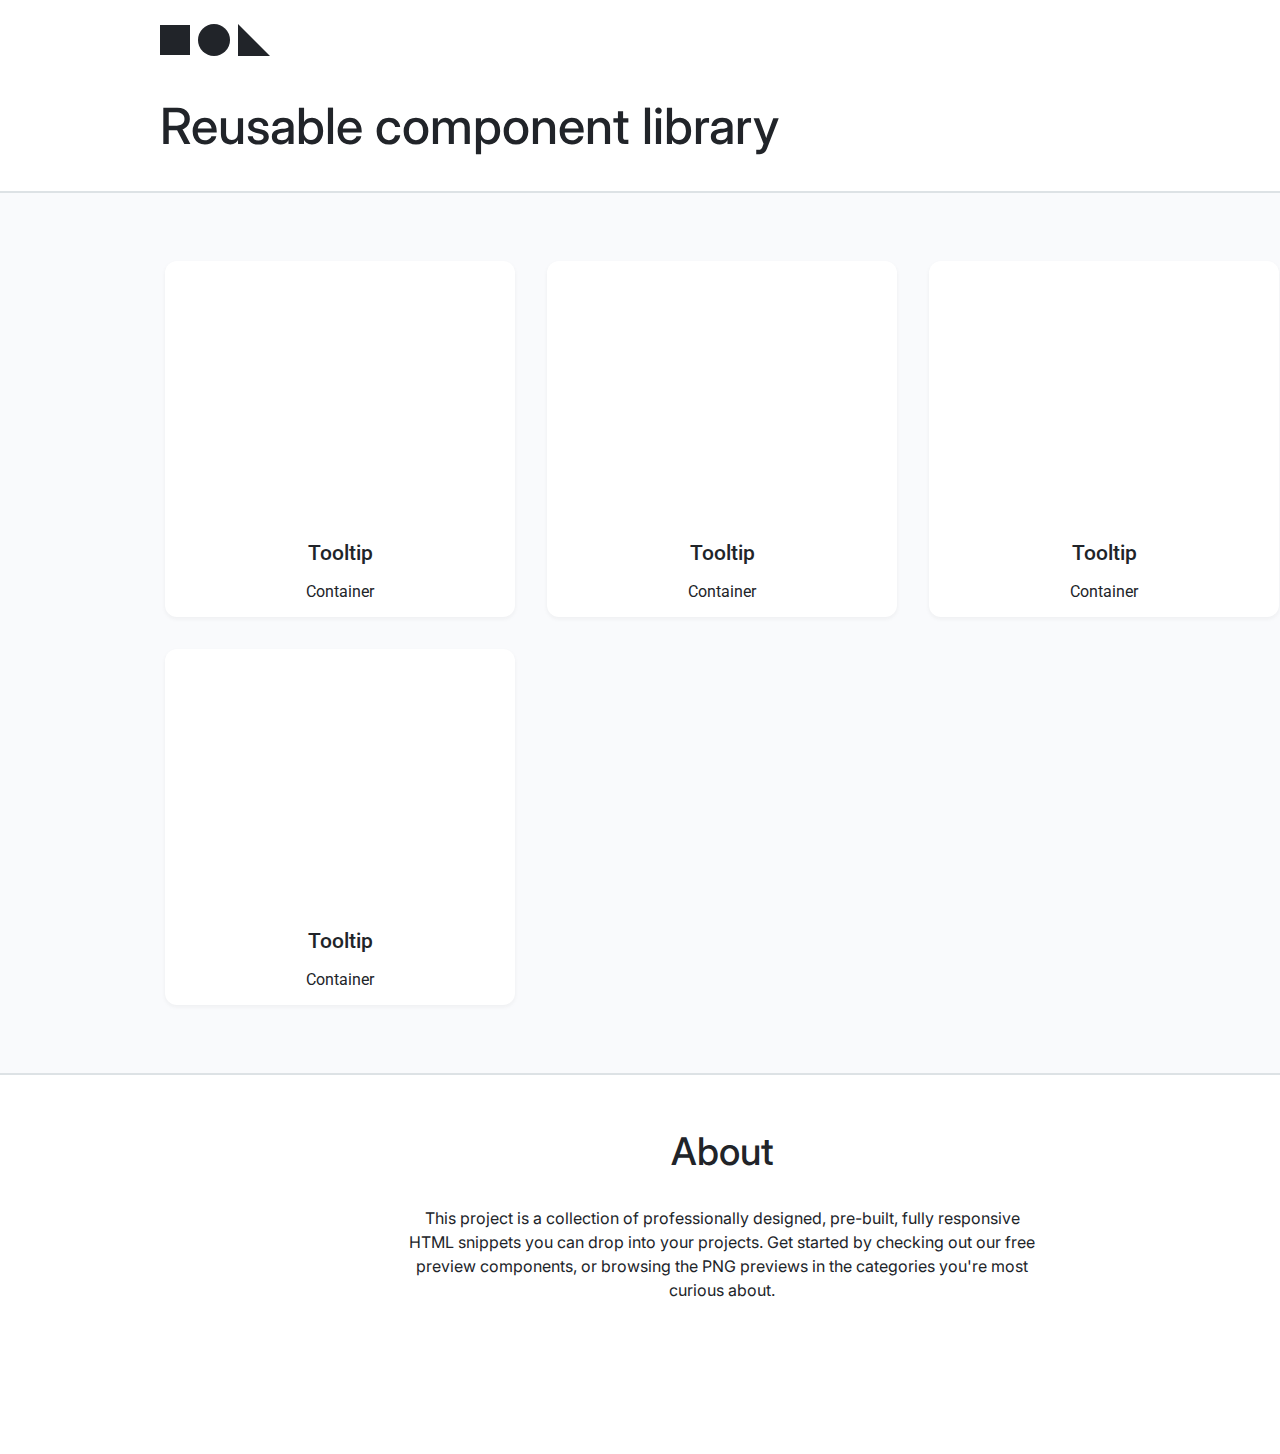
<file: index.html>
<!DOCTYPE html>
<!-- Главная страница -->
<html lang="ru">
    <head>
        <link rel="stylesheet" href="./normalize.css">
        <link rel="stylesheet" href="./assets/css/main.css">
    </head>
    <body>
        <div class="page">
            <header class="header">
                <div class="header__head">
                    <svg width="110" height="32" viewBox="0 0 110 32" fill="none" xmlns="http://www.w3.org/2000/svg">
                        <g clip-path="url(#clip0_16746_155)">
                        <rect y="1" width="30" height="30" fill="#212429"/>
                        <rect x="38" width="32" height="32" rx="16" fill="#212429"/>
                        <path d="M78 0L110 32H78V0Z" fill="#212429"/>
                        </g>
                        <defs>
                        <clipPath id="clip0_16746_155">
                        <rect width="110" height="32" fill="white"/>
                        </clipPath>
                        </defs>
                    </svg>                      
                </div>
                <div class="header__title-wrap">
                    <h1 class="header__title">
                        Reusable component library
                    </h1>
                </div>
            </header>
            <main class="main">
                <div class="item">
                    <div class="item__main"></div>
                    <div class="item__footer">
                        <h2 class="item__title">Tooltip</h2>
                        <p class="item__description">Container</p>
                    </div>
                </div>
                <div class="item"> 
                    <div class="item__main"></div>
                    <div class="item__footer">
                        <h2 class="item__title">Tooltip</h2>
                        <p class="item__description">Container</p>
                    </div>                  
                </div>
                <div class="item">
                    <div class="item__main"></div>
                    <div class="item__footer">
                        <h2 class="item__title">Tooltip</h2>
                        <p class="item__description">Container</p>
                    </div>
                </div>
                <div class="item">
                    <div class="item__main"></div>
                    <div class="item__footer">
                        <h2 class="item__title">Tooltip</h2>
                        <p class="item__description">Container</p>
                    </div>
                </div>
            </main>
            <footer class="footer">
                <div class="footer__body">
                    <h2 class="footer__about">About</h2>
                    <p class="footer__description">This project is a collection of professionally designed, pre-built, fully responsive HTML snippets you can drop into your projects. Get started by checking out our free preview components, or browsing the PNG previews in the categories you're most curious about.</p>
                </div>
            </footer>
        </div>

    </body>
</html>
</file>
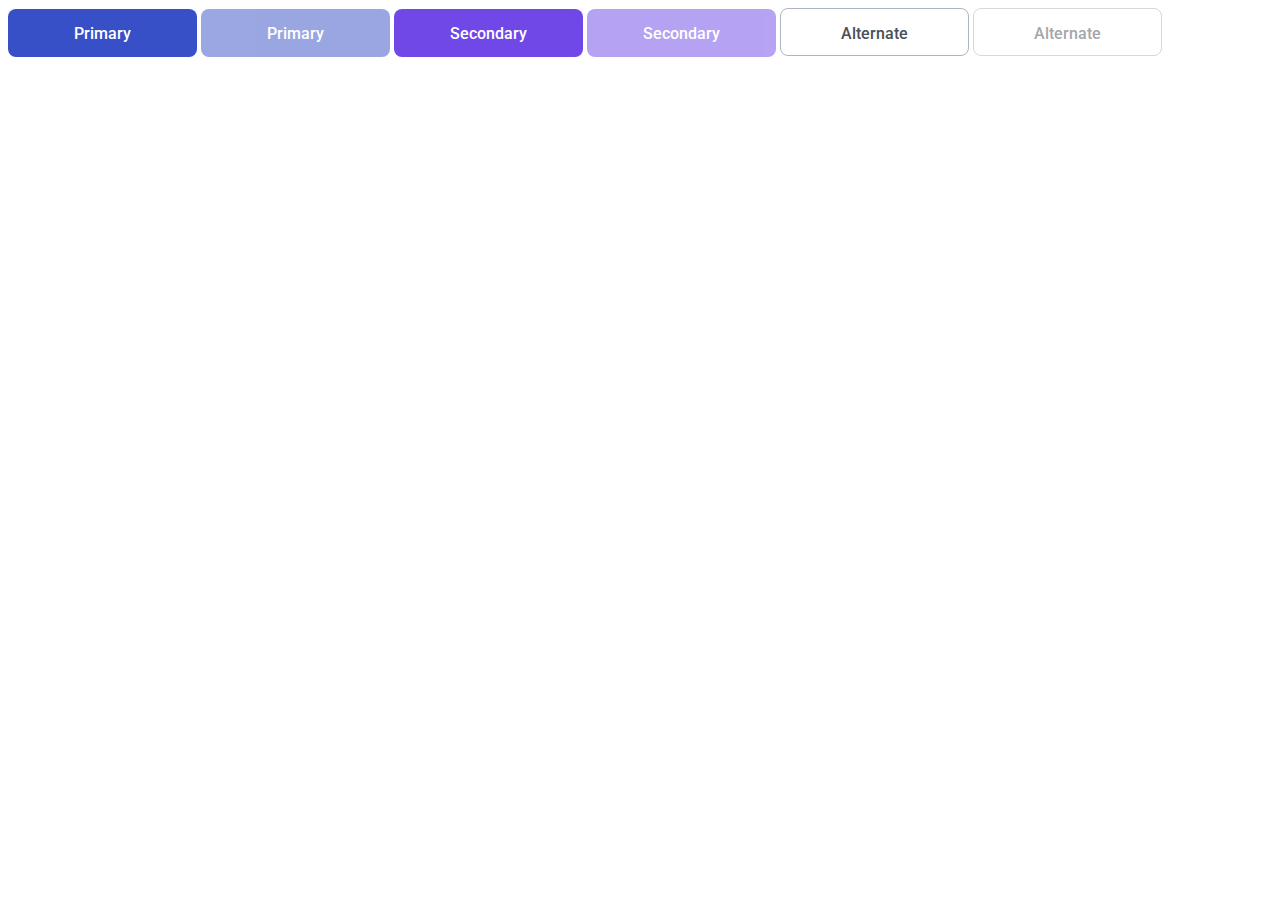
<file: 03-lection1/01-button/index.html>
<!DOCTYPE html>
<!-- Страница с кнопкой -->
<html lang="ru">
    <head>
        <link rel="stylesheet" href="../../assets/css/main.css">
        <link rel="stylesheet" href="./button.css">
    </head>
    <body>
            <button class="button button_primary">
                <span>Primary</span>
            </button>
            <button class="button button_primary" disabled>
                <span>Primary</span>
            </button>
            <button class="button button_secondary">
                <span>Secondary</span>
            </button>
            <button class="button button_secondary" disabled>
                <span>Secondary</span>
            </button>
            <button class="button button_alternate">
                <span>Alternate</span>
            </button>
            <button class="button button_alternate" disabled>
                <span>Alternate</span>
            </button>
    </body>
</html>
</file>
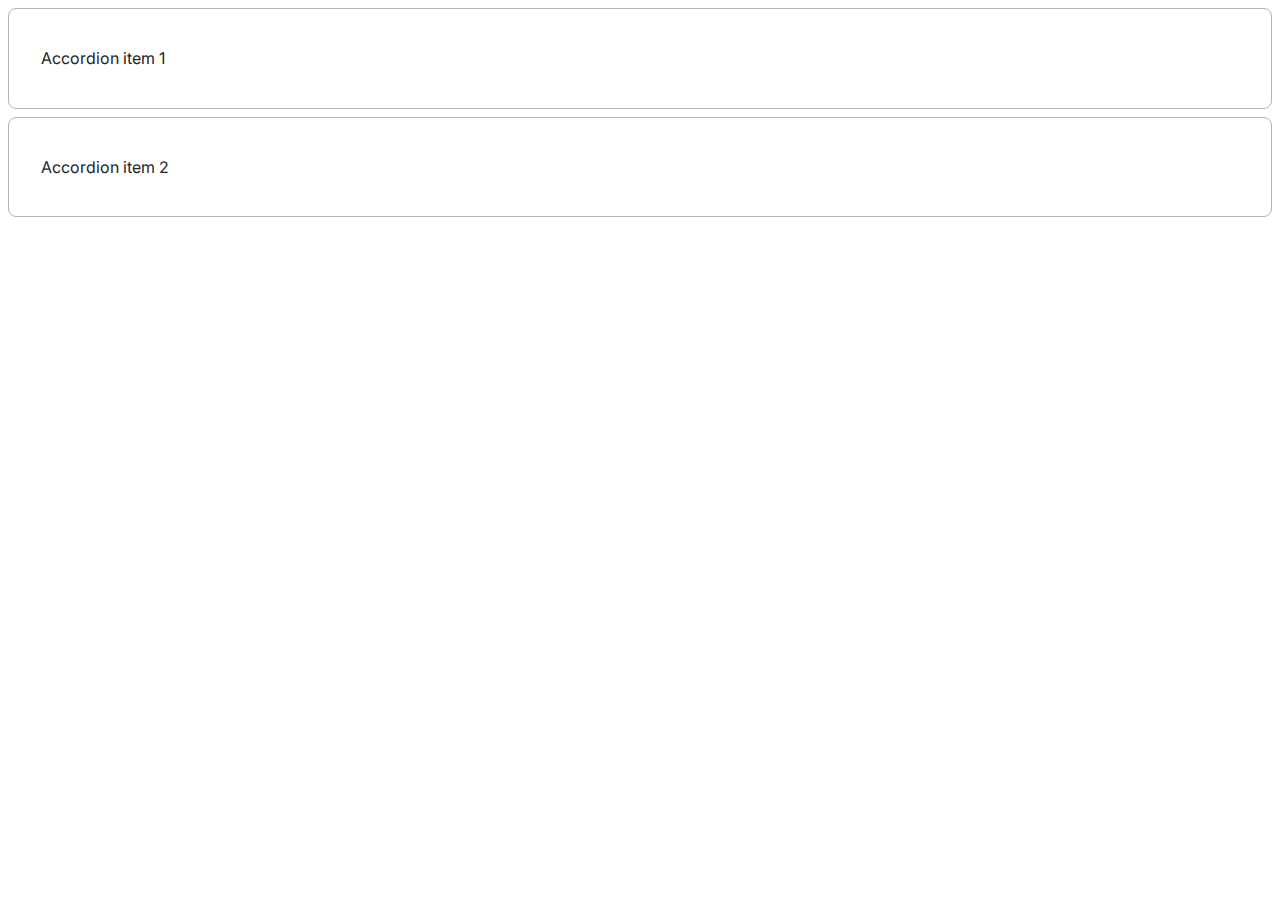
<file: 03-lection1/02-accordion/index.html>
<!DOCTYPE html>
<!-- Страница с аккордеоном -->
<html lang="ru">
    <head>
        <link rel="stylesheet" href="../../assets/css/main.css">
        <link rel="stylesheet" href="./accordion.css">
    </head>
    <body>
        <div class="accordion">
            <details class="accordion__item">
                <summary class="accordion__summary">
                    <h2 class="accordion__title">Accordion item 1</h2>
                </summary>
                <p class="accordion__description">
                    Amet minim mollit non deserunt ullamco est sit aliqua dolor do amet sint. Velit officia consequat duis enim velit mollit. Exercitation veniam consequat sunt nostrud amet.
                </p>
            </details>
            <details class="accordion__item">
                <summary class="accordion__summary">
                    <h2 class="accordion__title">Accordion item 2</h2>
                </summary>
                <p class="accordion__description">
                    Amet minim mollit non deserunt ullamco est sit aliqua dolor do amet sint. Velit officia consequat duis enim velit mollit. Exercitation veniam consequat sunt nostrud amet.
                </p>
            </details>
        </div>
    </body>
</html>
</file>
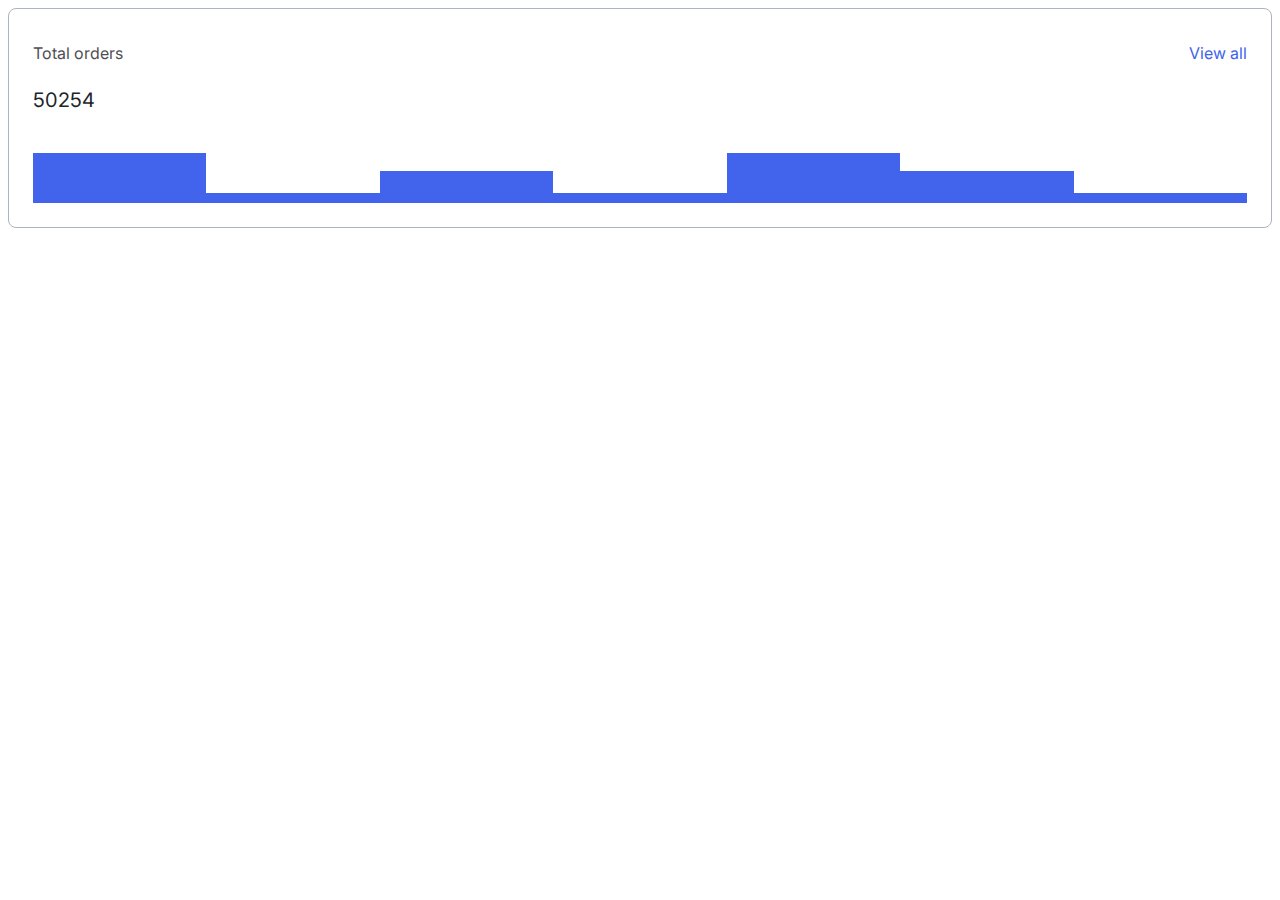
<file: 04-lection2/01-histogram/index.html>
<!DOCTYPE html>
<!-- Страница с гистограммой -->
<html lang="ru">
    <head>
        <link rel="stylesheet" href="../../assets/css/main.css">
        <link rel="stylesheet" href="./histogram.css">
    </head>
    <body>
        <div class="histogram">
            <div class="histogram__head">
                <p class="histogram__title">Total orders</dp>
                <p class="histogram__href">View all</p>
            </div>
            <div class="histogram__body">
                <h4 class="histogram__count">50254</h4>           
            </div>
            <div class="histogram__graphic">
                <div class="histogram__graphic-element histogram__graphic-element_full">

                </div>
                <div class="histogram__graphic-element histogram__graphic-element_short">
                    
                </div>
                <div class="histogram__graphic-element histogram__graphic-element_midle">
                    
                </div>
                <div class="histogram__graphic-element histogram__graphic-element_short">
                    
                </div>
                <div class="histogram__graphic-element histogram__graphic-element_full">
                    
                </div>
                <div class="histogram__graphic-element histogram__graphic-element_midle">
                    
                </div>
                <div class="histogram__graphic-element histogram__graphic-element_short">
                    
                </div>
            </div>
        </div>

    </body>
</html>
</file>
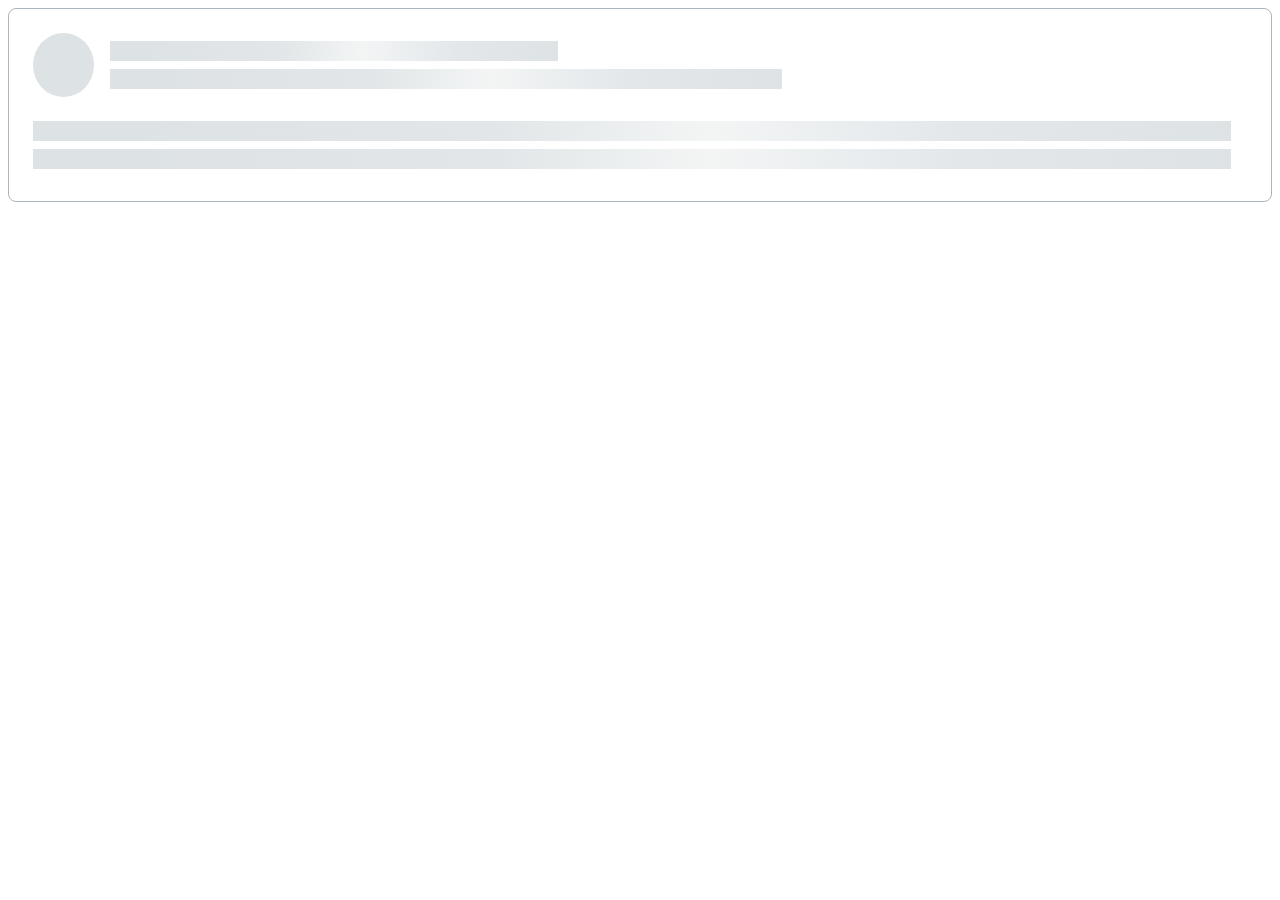
<file: 04-lection2/02-skeleton/index.html>
<!DOCTYPE html>
<!-- Страница со скелетоном -->
<html lang="ru">
    <head>
        <link rel="stylesheet" href="../../assets/css/main.css">
        <link rel="stylesheet" href="./skeleton.css">
    </head>
    <body>
        <div class="skeleton">
           <div class="skeleton__header">
               <div class="skeleton__circle"></div>
               <div class="skeleton__title">
                    <div class="skeleton__line skeleton__line_short"></div>
                    <div class="skeleton__line skeleton__line_midle"></div>
               </div>
           </div>
           <div class="skeleton__line"></div> 
           <div class="skeleton__line"></div> 
        </div>
    </body>
</html>
</file>
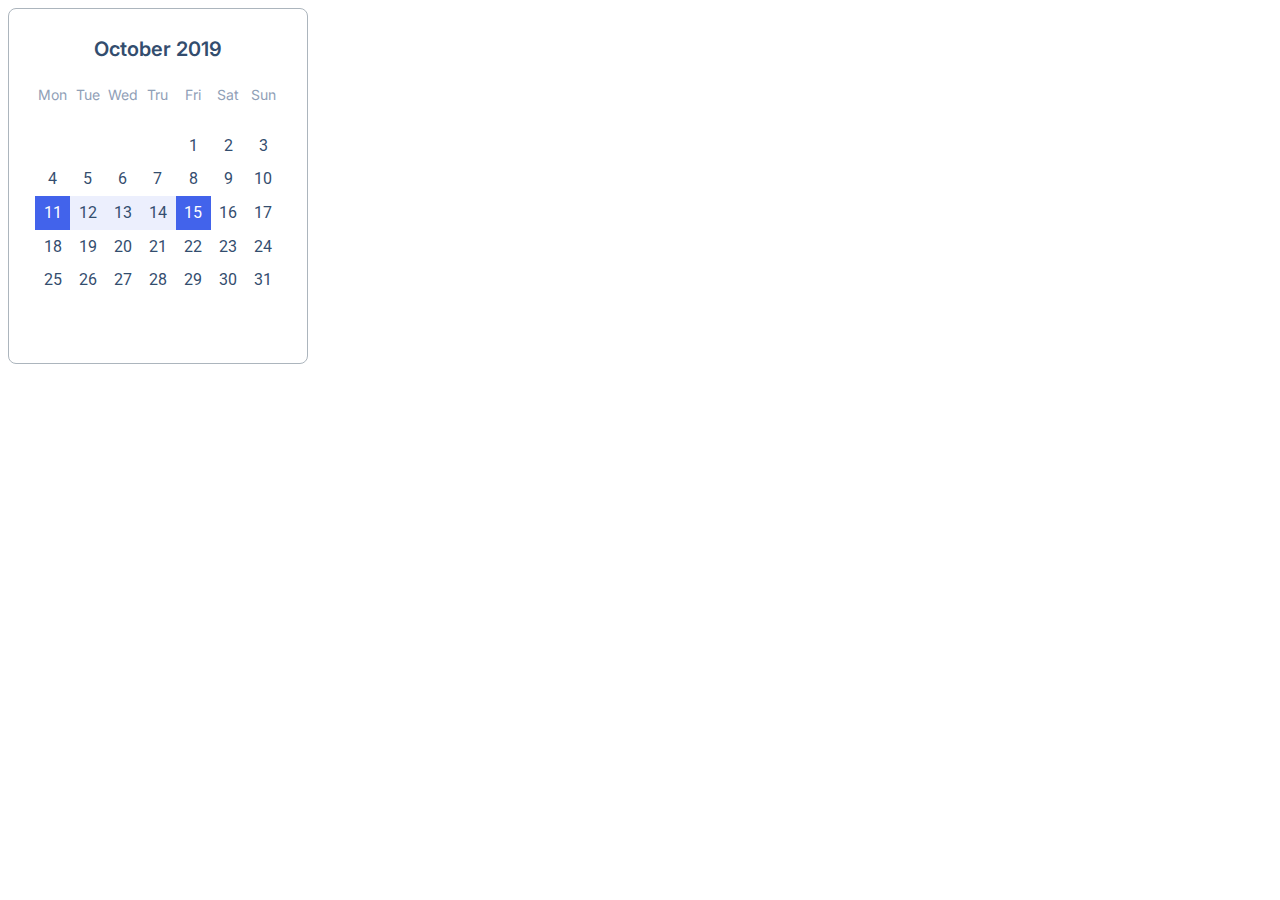
<file: 05-lection3/03-calendar/index.html>
<!DOCTYPE html>
<!-- Страница с календарем -->
<html lang="ru">
    <head>
        <link rel="stylesheet" href="../../assets/css/main.css">
        <link rel="stylesheet" href="./calendar.css">
        <title>Calendar</title>
    </head>
    <body>
        <div class="calendar">
            <div class="calendar__title">
                October 2019
            </div>
            <div class="calendar__wrapper">
                <div class="calendar__inner">
                    <span class="calendar__item calendar__item_day">Mon</span>
                    <span class="calendar__item calendar__item_day">Tue</span>
                    <span class="calendar__item calendar__item_day">Wed</span>
                    <span class="calendar__item calendar__item_day">Tru</span>
                    <span class="calendar__item calendar__item_day">Fri</span>
                    <span class="calendar__item calendar__item_day">Sat</span>
                    <span class="calendar__item calendar__item_day">Sun</span>
                    <span class="calendar__item"></span> 
                    <span class="calendar__item"></span> 
                    <span class="calendar__item"></span> 
                    <span class="calendar__item"></span> 
                    <span class="calendar__item">1</span>
                    <span class="calendar__item">2</span>
                    <span class="calendar__item">3</span>   
                    <span class="calendar__item">4</span>
                    <span class="calendar__item">5</span>
                    <span class="calendar__item">6</span>    
                    <span class="calendar__item">7</span>  
                    <span class="calendar__item">8</span>      
                    <span class="calendar__item">9</span>  
                    <span class="calendar__item">10</span>              
                    <span class="calendar__item calendar__item_active">11</span>
                    <span class="calendar__item calendar__item_between-active">12</span>
                    <span class="calendar__item calendar__item_between-active">13</span>
                    <span class="calendar__item calendar__item_between-active">14</span>
                    <span class="calendar__item calendar__item_active">15</span>
                    <span class="calendar__item">16</span>
                    <span class="calendar__item">17</span>
                    <span class="calendar__item">18</span>   
                    <span class="calendar__item">19</span>
                    <span class="calendar__item">20</span>
                    <span class="calendar__item">21</span>    
                    <span class="calendar__item">22</span>  
                    <span class="calendar__item">23</span>      
                    <span class="calendar__item">24</span>  
                    <span class="calendar__item">25</span>  
                    <span class="calendar__item">26</span>
                    <span class="calendar__item">27</span>    
                    <span class="calendar__item">28</span>  
                    <span class="calendar__item">29</span>      
                    <span class="calendar__item">30</span>  
                    <span class="calendar__item">31</span> 
                </div>
            </div>
        </div>

    </body>
</html>
</file>
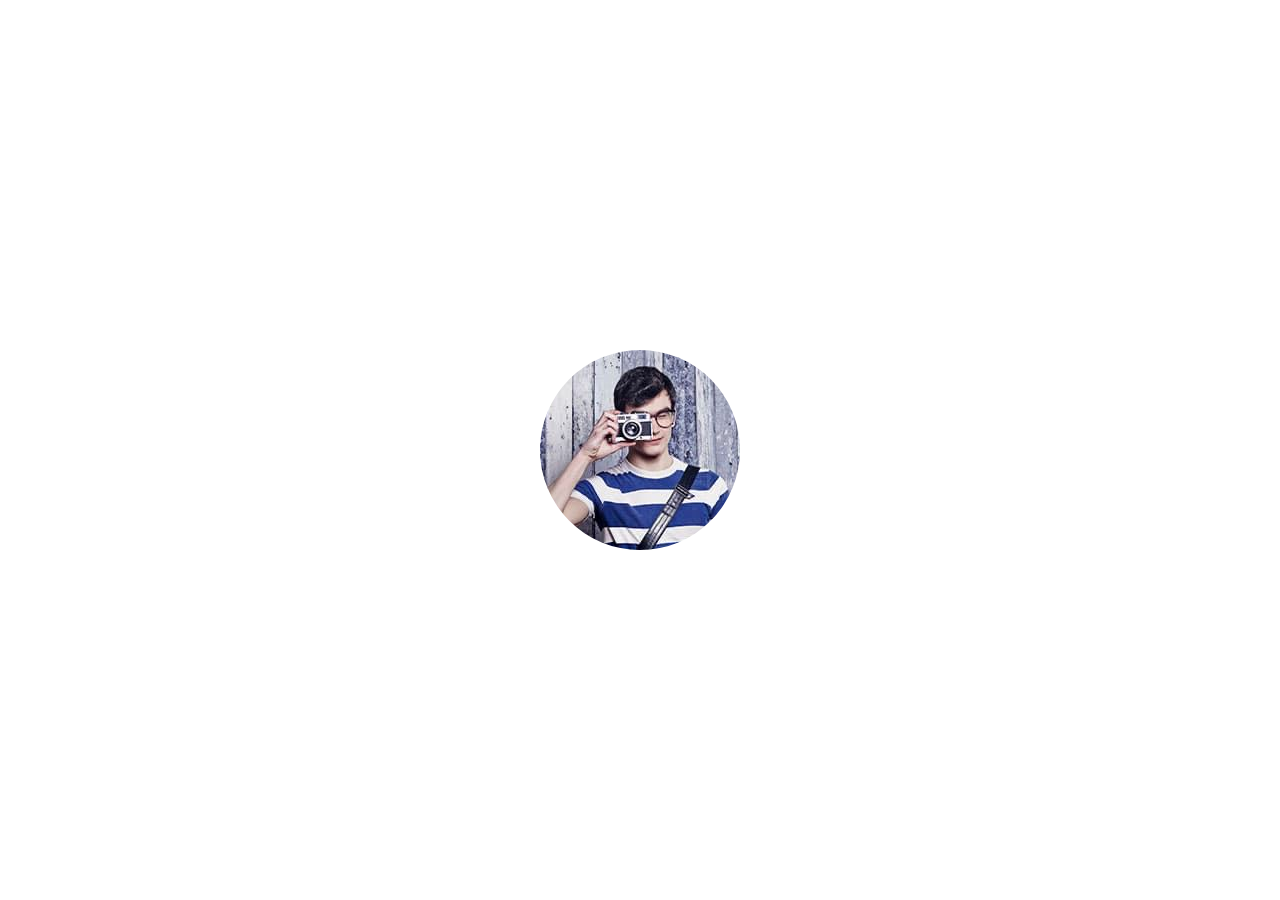
<file: 06-lection4/01-avatar/index.html>
<!DOCTYPE html>
<!-- Страница с аватаром -->
<html lang="ru">
    <head>
        <link rel="stylesheet" href="../../assets/css/main.css">
        <link rel="stylesheet" href="./avatar.css">
        <link rel="stylesheet" href="./index.css">
        <title>Avatar</title>
    </head>
    <body>
        <div class="avatar">
            <img class="avatar__image" src="./public/avatar-200.jpg">
        </div>
    </body>
</html>
</file>
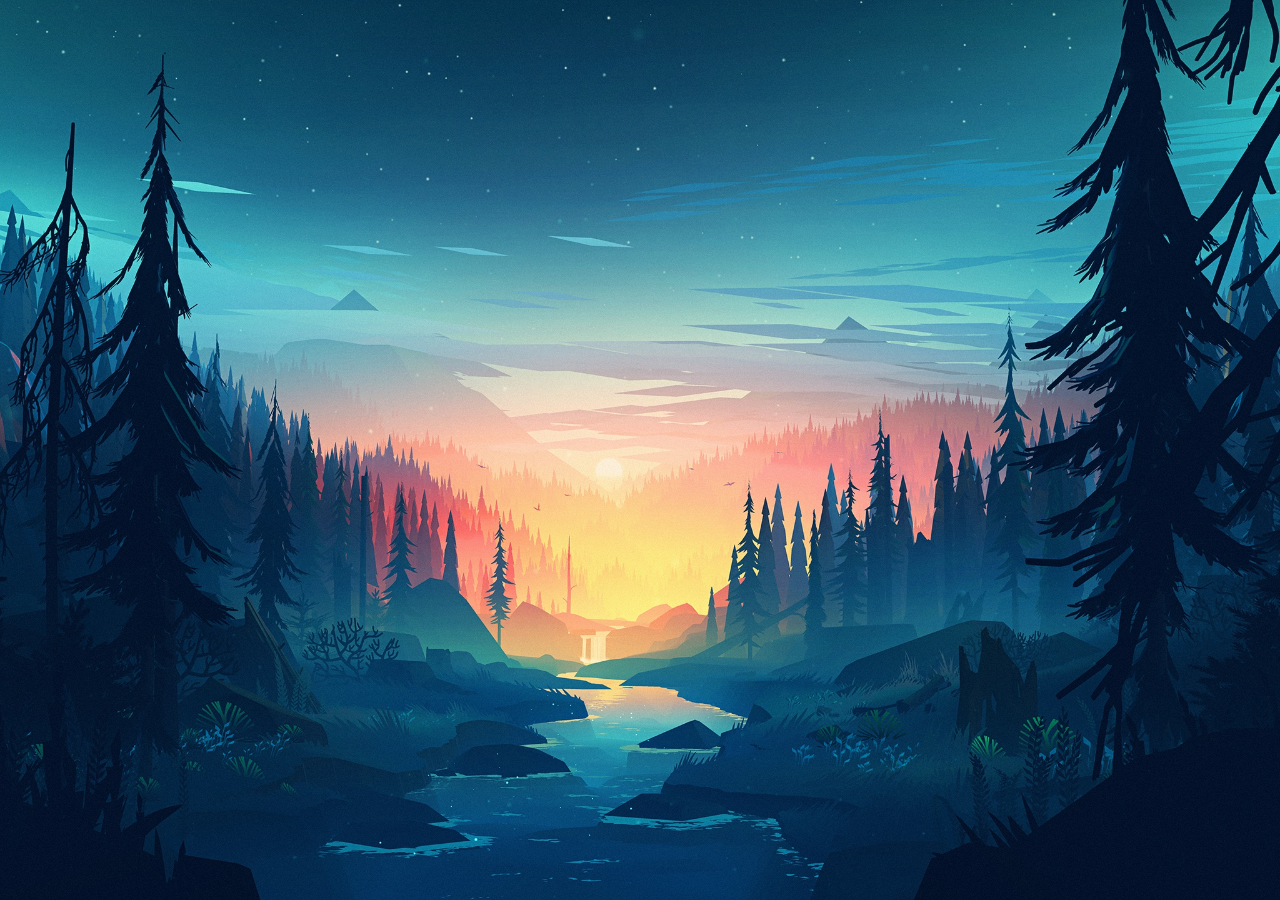
<file: 06-lection4/02-background-image/index.html>
<!DOCTYPE html>
<html lang="ru">
    <head>
        <link rel="stylesheet" href="../../assets/css/main.css">
        <link rel="stylesheet" href="./background-image.css">
    </head>
    <body>
        <div class="background background_img">
        </div>
    </body>
</html>
</file>
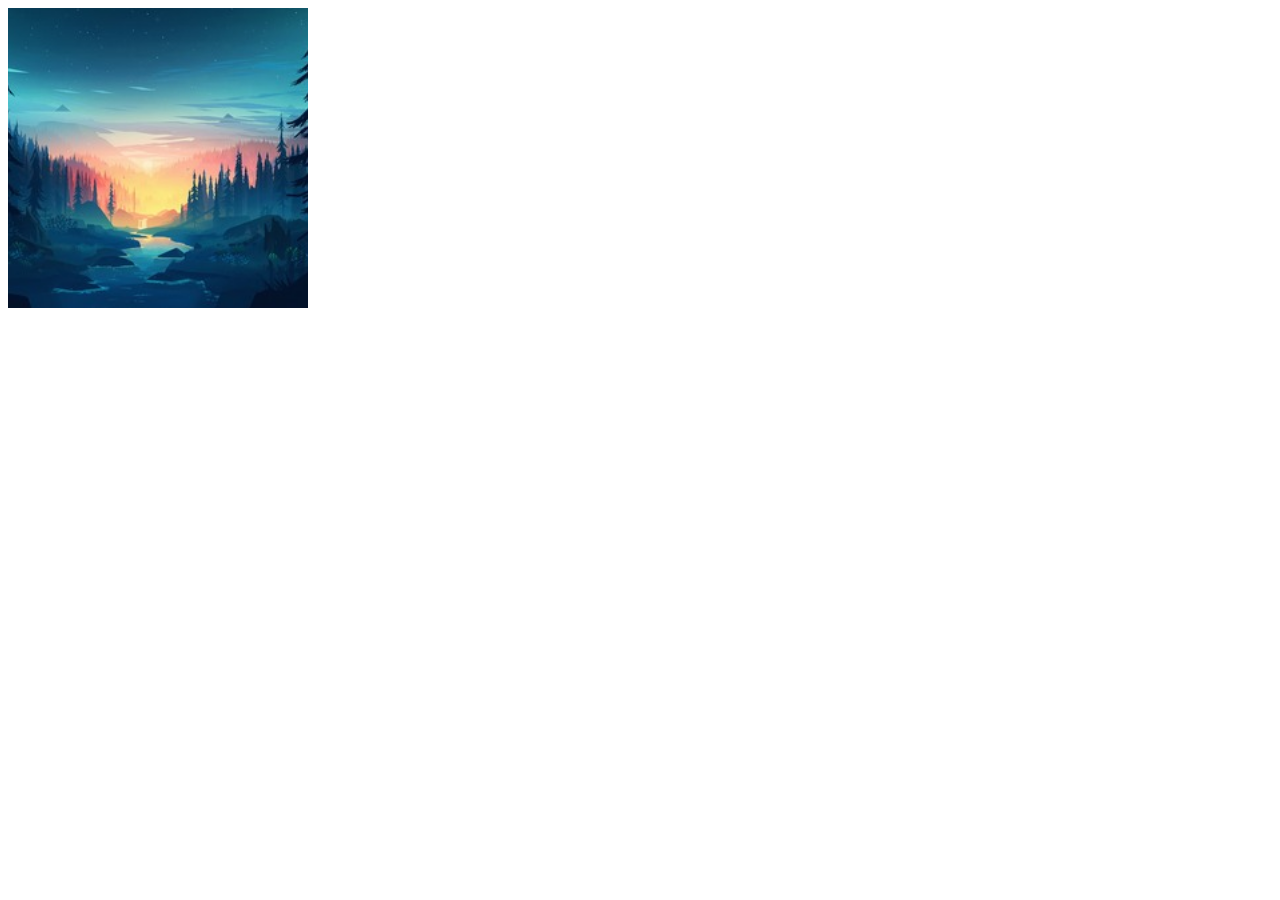
<file: 06-lection4/03-srcset/index.html>
<!DOCTYPE html>
<html lang="ru">
    <head>
        <link rel="stylesheet" href="../../assets/css/main.css">
        <link rel="stylesheet" href="./srcset.css">
    </head>
    <body>

    </body>
</html>

<!DOCTYPE html>
<html lang="ru">
    <head>
        <link rel="stylesheet" href="../../assets/css/main.css">
        <link rel="stylesheet" href="./srcset.css">
    </head>
    <body>
        <div class="srcset">
            <picture>
                <source media="" srcset="./public/forest_400.jpg, ./public/forest_768.jpg 2x">
                <img class="srcset__img" src="./public/forest_768.jpg" alt="forest">
            </picture>
        </div>

    </body>
</html>
</file>
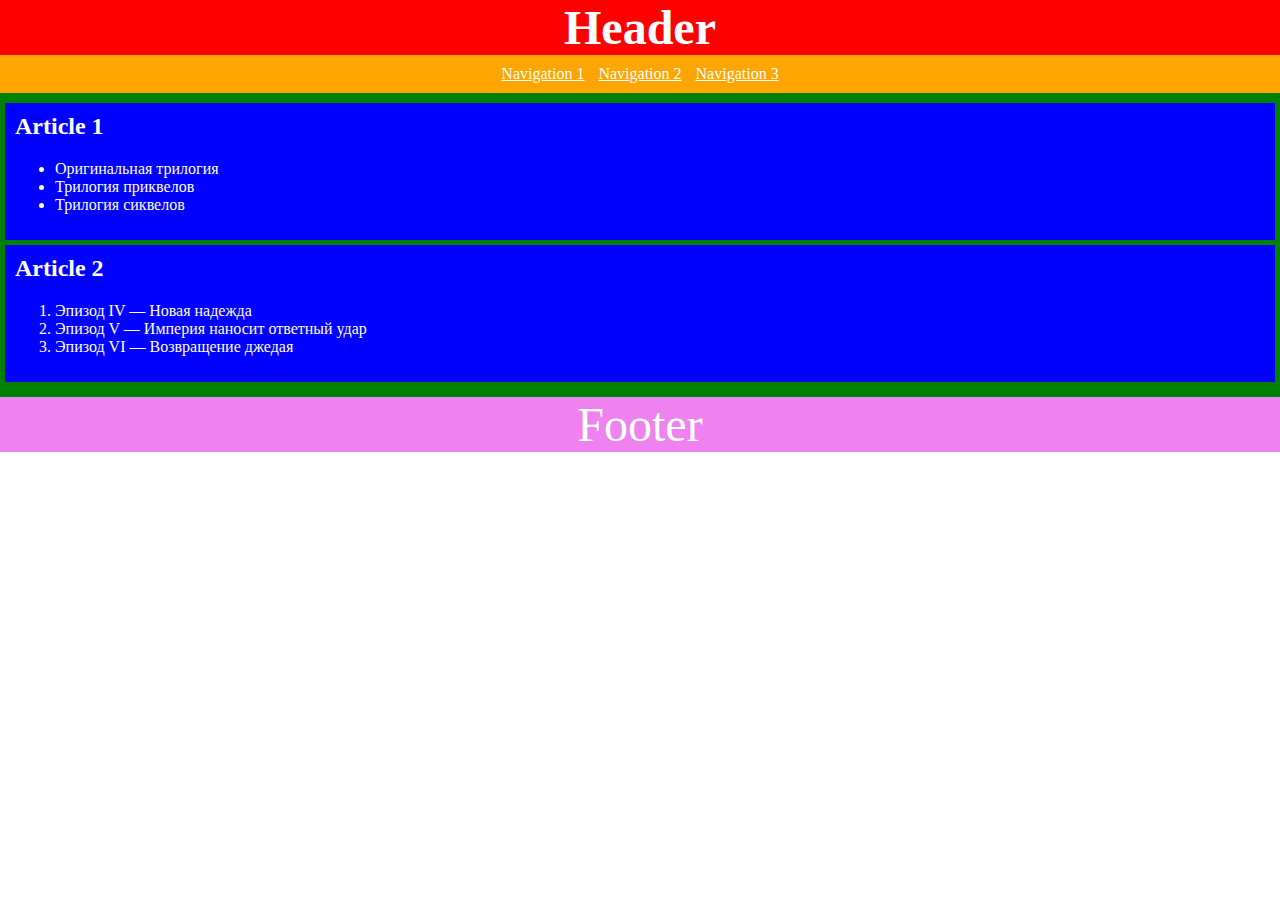
<file: 02-dz0/01-semantic-mockup/solution.html>
<!DOCTYPE html>
<html lang="ru">
    <head>
        <link rel="stylesheet" type="text/css" href="./styles.css" /> 
    </head>
    <body>
        <header>
            <h1>Header</h1>
            <nav>
                <a>Navigation 1</a>
                <a>Navigation 2</a>
                <a>Navigation 3</a>
            </nav>
        </header>
        <main>
            <article>
                <h2>
                    Article 1
                </h2>
                <ul>
                    <li>Оригинальная трилогия</li>
                    <li>Трилогия приквелов</li>
                    <li>Трилогия сиквелов</li>
                </ul>
            </article>
            <article>
                <h2>
                    Article 2
                </h2>
                <ol>
                    <li>Эпизод IV — Новая надежда</li>
                    <li>Эпизод V — Империя наносит ответный удар</li>
                    <li>Эпизод VI — Возвращение джедая</li>
                </ol>
            </article>
        </main>
        <footer>
            Footer
        </footer>
    </body>
    <!-- Ваше решение -->
</html>
</file>
<file: assets/css/main.css>
@import '../fonts/fonts.css';
@import '../../components/page/page.css';
@import '../../components/header/header.css';
@import '../../components/main/main.css';
@import '../../components/item/item.css';
@import '../../components/footer/footer.css';
@import '../../06-lection4/01-avatar/avatar.css';

:root {
    --white: #ffffff;
    --black: #212429;
    --pink: #F784AD;
    --purple: #7048E8;
    --purple-hover: #5028C6;
    --purple-disabled: #7048E8; 
    --blue: #374FC7;
    --blue-hover: #2342C0;
    --blue-disabled: #4263EB;
    --blue-calendar-active-between: rgba(160, 177, 245, 0.2);
    --blue-calendar-active: var(--blue-disabled);
    --blue-calendar: #334D6E;
    --grey-calendar-day: #90A0B7;
    --background-color: #F9FAFC;
    --red: #F03D3E;
    --grey-1: #F8F9FA;
    --grey-2: #DDE2E5;
    --grey-3: #ACB5BD;
    --grey-4: #495057;
    --modal-background: rgba(196, 196, 196, 0.5);
    --modal-title: #334D6E;
    --blue-tooltip: var(--blue-disabled);
    --resize-screen: 375px;


    --error: var(--red);
    --success: var(--blue);

    --primary: var(--blue);
    --primary-hover: var(--blue-hover);
    --primary-disabled: var(--blue-disabled);
    --histogram-blue: var(--blue-disabled);
    --secondary: var(--purple);
    --secondary-hover: var(--purple-hover);
    --secondary-disabled: var(--purple-disabled);
}

* {
    font-family: 'Roboto', sans-serif;
}
</file>
<file: 03-lection1/01-button/button.css>
/* Стилизация кнопки */

/* Стилизация аккордеона */
.button {
    cursor: pointer;
    border-radius: 8px;
    min-width: 189px;
    height: 48px;
    border: 0px;
    font-family: 'Roboto';
    font-style: normal;
    font-weight: 500;
    font-size: 16px;
    line-height: 19px;
    text-align: center;   
    padding: 15px 15px 14px;
    color: var(--white);
}

.button_primary {
    background-color: var(--primary);
}

.button_primary:hover {
    background-color: var(--blue-hover);
}

.button_secondary {
    background-color: var(--secondary);
}

.button_secondary:hover {
    background-color: var(--secondary-hover);
}

.button_alternate {
    background-color: var(--white);
    border-style: solid;
    border-width: 1px;
    border-color: var(--grey-3);
    color: var(--grey-4);
}

.button_alternate:hover {
    background-color: var(--white);
    border-style: solid;
    border-width: 1px;
    border-color: var(--black);
    color: var(--grey-4);
}

.button:disabled {
    pointer-events: none;
    opacity: 0.5;
}
</file>
<file: 03-lection1/02-accordion/accordion.css>
/* Стилизация аккордеона */
.accordion {
    --color-border: #ACB5BD;
    --color-background: #FFFFFF;
    --color-title: #212429;
    --color-description: #495057;
}

.accordion__item {
    margin-bottom: 8px;
    box-sizing: border-box;
    background: var(--color-background);
    border: 1px solid var(--color-border);
    border-radius: 8px;
    padding: 24px 32px;
}

.accordion__title {
    font-family: 'Inter';
    font-style: normal;
    font-weight: 400;
    font-size: 16px;
    line-height: 24px;
    color: var(--color-title);
}

.accordion__description {
    padding-top: 16px;
    font-family: 'Inter';
    font-style: normal;
    font-weight: 400;
    font-size: 16px;
    line-height: 24px;
    color: var(--color-description);
    padding-bottom: 8px;
}

.accordion__summary {
}


.accordion__item:last-child {
    margin-bottom: 0;
}

/* Убираем стандартный маркер Firefox */
.accordion__item > .accordion__summary {
    list-style: none;
}

.accordion__summary::-webkit-details-marker {
    display: none;
    list-style: none;
}
</file>
<file: 04-lection2/01-histogram/histogram.css>
.histogram {
    background: var(--white);
    border: 1px solid var(--grey-3);
    border-radius: 8px;
    box-sizing: border-box;
    display: flex;
    flex-direction: column;
    padding: 16px 24px 24px 24px;
}

.histogram__head {
    display: flex;
    flex-direction: row;
    justify-content: space-between;
}

.histogram__title {
    font-family: 'Inter';
    font-style: normal;
    font-weight: 400;
    font-size: 16px;
    line-height: 24px;
    color: var(--black);
    opacity: 0.8;
}

.histogram__href {
    font-family: 'Inter';
    font-style: normal;
    font-weight: 400;
    font-size: 16px;
    line-height: 24px;
    color: var(--histogram-blue);
}

.histogram__body {
    display: flex;
    flex-direction: column;
    justify-content: flex-start;
    margin-top: 6px;
    margin-bottom: 40px;
}

.histogram__count {
    font-family: 'Inter';
    font-style: normal;
    font-weight: 400;
    font-size: 20px;
    line-height: 26px;
    color: var(--black);
    margin: 0px;
}

.histogram__graphic {
    display: flex;
    flex-direction: row;
    align-items: flex-end;
    height: 50px;
}

.histogram__graphic-element {
    flex-basis: 9px;
    flex-grow: 1;
    background: var(--histogram-blue);
}

.histogram__graphic-element_full {
    height: 100%;
}

.histogram__graphic-element_midle {
    height: 65%;
}

.histogram__graphic-element_short {
    height: 20%;
}
</file>
<file: 04-lection2/02-skeleton/skeleton.css>
.skeleton {
    box-sizing: border-box;  
    background: var(--white);
    border: 1px solid var(--grey-3);
    border-radius: 8px;
    padding: 24px 40px 24px 24px;
}

.skeleton__header {
    padding-bottom: 24px;
    display: flex;
    flex-direction: row;
}

.skeleton__circle {
    border-radius: 50%;
    width: 64px;
    height: 64px;
    background: var(--grey-2);
}

.skeleton__title {
    box-sizing: border-box;
    width: 100%;
    padding-left: 16px;
    padding-top: 8px;
}

.skeleton__line {
    --gradient-grey-1: #E2E6E8;
    --gradient-grey-2: #F3F5F5;
    --gradient-grey-3: #E3E7EA;
    margin-bottom: 8px;
    height: 20px;
    background: linear-gradient(92.51deg, var(--grey-2) 6.44%, var(--gradient-grey-1) 38.47%, var(--gradient-grey-2) 56.48%, var(--gradient-grey-3) 77.5%, var(--grey-2) 102.52%);
}

.skeleton__line_short {
    width: 40%;
}

.skeleton__line_midle {
    width: 60%;
}
</file>
<file: 05-lection3/03-calendar/calendar.css>
.calendar {
    box-sizing: border-box;
    /*
    position: absolute;
    left: 0%;
    right: 0%;
    top: 0%;
    bottom: 0%;
    background: var(--white);
    */
    /* Gray 3 */
    border: 1px solid var(--grey-3);
    border-radius: 8px;
    padding: 28px 26px 32px;
    width: 100%;
    max-width: 300px;
}

.calendar__title {
    font-family: 'Inter';
    font-style: normal;
    font-weight: 600;
    font-size: 20px;
    line-height: 24px;
    text-align: center;
    margin-bottom: 24px;
    color: var(--blue-calendar);
}

.calendar__wrapper {
    padding-bottom: 100%;
    position: relative;
}

.calendar__inner {
    position: absolute;
    top: 0;
    right: 0;
    left: 0;
    bottom: 0;
    display: grid;
    grid-template-columns: repeat(7, 1fr);
    grid-template-rows: repeat(7, 1fr);
}

.calendar__item {
    cursor: pointer;
    line-height: 20px;
    font-size: 16px;
    vertical-align: top;
    font-weight: 400;
    font-style: normal;
    color: var(--blue-calendar);
    display: flex;
    justify-content: center;
    align-items: center;
}

.calendar__item_day {
    font-family: 'Inter';
    font-size: 14px;
    color: var(--grey-calendar-day);
    margin-bottom: 24px;
}

.calendar__item_active {
    background-color: var(--blue-calendar-active);
    color: var(--white);
}

.calendar__item_between-active {
    background-color: var(--blue-calendar-active-between);
}
</file>
<file: 06-lection4/01-avatar/avatar.css>
.avatar {
    width: 200px;
    height: 200px;
    border-radius: 50%;
    overflow: hidden;
}

.avatar__image {
    width: 100%;
    height: 100%;
    object-fit: cover;
}
</file>
<file: 06-lection4/01-avatar/index.css>
html {
    margin: 0;
    height: 100%;
}

body {
    margin: 0;
    height: 100%;
    display: flex;
    justify-content: center;
    align-items: center;
}
</file>
<file: 06-lection4/02-background-image/background-image.css>
body {
    margin: 0px;
}

.background {
    width: 100vw;
    height: 100vh;
    box-sizing: border-box;
    background-position: center;
    background-size: cover;
    background-repeat: no-repeat;
}

.background_img {
    background-image: url("./public/forest_2560.jpg");
}   

@media screen and (max-width: 1024px) {
    .background_img {
        background-image: url("./public/forest_1024.jpg");
    }   
}

@media screen and (max-width: 768px) {
    .background_img {
        background-image: url("./public/forest_768.jpg");
    }   
}

@media screen and (max-width: 400px) {
    .background_img {
        background-image: url("./public/forest_400.jpg");
    }   
}
</file>
<file: 06-lection4/03-srcset/srcset.css>
.srcset {
    width: 300px;
    height: 300px;
 }
 
 .srcset__img {
     width: 100%;
     height: 100%;
     object-fit: cover;
 }
</file>
<file: 02-dz0/01-semantic-mockup/styles.css>
* {
    margin-top: 0px;
}

body {
    margin: 0px 0px;
}

header {
    text-align: center;
    background-color: red;
}

nav {
    padding-top: 10px;
    padding-bottom: 10px;
    background-color: orange;
}

nav a {
    padding-left: 5px;
    padding-right: 5px;
    text-decoration: underline;
    color: white;
}

main {
    padding-left: 5px;
    padding-right: 5px;
    padding-top: 10px;
    padding-bottom: 10px;
    background-color: green;
}

article {
    background-color: blue;
    color: white;
    margin-bottom: 5px;
    padding: 10px;
}

footer {
    text-align: center;
    color: white;
    font-size: 48px;
    background-color: violet;    
}

h1 {
    font-size: 48px;
    color: white;
    margin-bottom: 0px;
}
</file>
